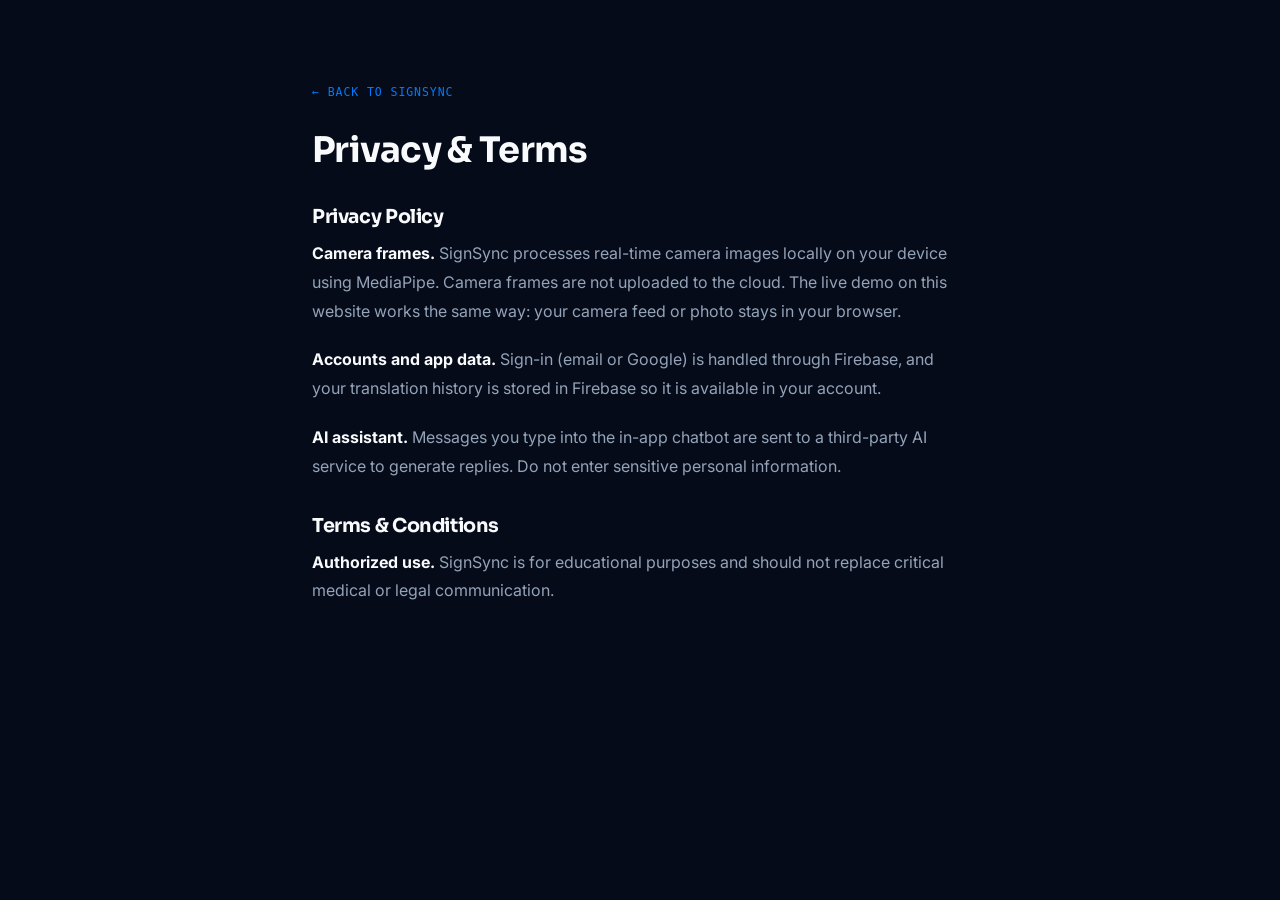
<file: privacy.html>
<!DOCTYPE html>
<html lang="en">
<head>
<meta charset="UTF-8">
<meta name="viewport" content="width=device-width, initial-scale=1.0">
<title>Privacy &amp; Terms - SignSync</title>
<link rel="icon" type="image/png" href="assets/logo.png">
<link href="https://fonts.googleapis.com/css2?family=Sora:wght@600;700&family=Inter:wght@400;500&display=swap" rel="stylesheet">
<link rel="stylesheet" href="styles.css">
</head>
<body>
<section style="padding:80px 0;">
  <div class="wrap" style="max-width:720px;">
    <a href="index.html" class="mono" style="color:var(--blue);text-decoration:none;">&larr; Back to SignSync</a>
    <h1 style="margin:28px 0 32px;font-size:2.2rem;">Privacy &amp; Terms</h1>
    <h2 style="font-size:1.2rem;margin-bottom:10px;">Privacy Policy</h2>
    <p style="color:var(--text-secondary);line-height:1.8;margin-bottom:20px;"><strong style="color:var(--text-primary)">Camera frames.</strong> SignSync processes real-time camera images locally on your device using MediaPipe. Camera frames are not uploaded to the cloud. The live demo on this website works the same way: your camera feed or photo stays in your browser.</p>
    <p style="color:var(--text-secondary);line-height:1.8;margin-bottom:20px;"><strong style="color:var(--text-primary)">Accounts and app data.</strong> Sign-in (email or Google) is handled through Firebase, and your translation history is stored in Firebase so it is available in your account.</p>
    <p style="color:var(--text-secondary);line-height:1.8;margin-bottom:32px;"><strong style="color:var(--text-primary)">AI assistant.</strong> Messages you type into the in-app chatbot are sent to a third-party AI service to generate replies. Do not enter sensitive personal information.</p>
    <h2 style="font-size:1.2rem;margin-bottom:10px;">Terms &amp; Conditions</h2>
    <p style="color:var(--text-secondary);line-height:1.8;"><strong style="color:var(--text-primary)">Authorized use.</strong> SignSync is for educational purposes and should not replace critical medical or legal communication.</p>
  </div>
</section>
</body>
</html>
</file>
<file: styles.css>
:root{
    --bg: #050B18;
    --bg-elevated: #0A1224;
    --bg-card: #0D1528;
    --line: #1E293B;
    --blue: #007AFF;
    --violet: #8B5CF6;
    --green: #10B981;
    --gold: #F59E0B;
    --text-primary: #F8FAFC;
    --text-secondary: #94A3B8;
    --text-tertiary: #64748B;
    --grad: linear-gradient(135deg, #007AFF 0%, #8B5CF6 100%);
  }

  *{margin:0;padding:0;box-sizing:border-box;}

  html{scroll-behavior:smooth;}

  body{
    background:var(--bg);
    color:var(--text-primary);
    font-family:'Inter',sans-serif;
    overflow-x:hidden;
  }

  h1,h2,h3,.display{
    font-family:'Sora',sans-serif;
    letter-spacing:-0.02em;
  }

  .mono{
    font-family:'JetBrains Mono',monospace;
    letter-spacing:0.08em;
    text-transform:uppercase;
    font-size:0.72rem;
  }

  .wrap{
    max-width:1120px;
    margin:0 auto;
    padding:0 32px;
  }

  section{
    position:relative;
    padding:120px 0;
  }

  /* ============ NAV ============ */
  nav{
    position:fixed;
    top:0; left:0; right:0;
    z-index:100;
    padding:22px 0;
    background:rgba(11,14,26,0.7);
    backdrop-filter:blur(16px);
    border-bottom:1px solid transparent;
    transition:border-color 0.3s;
  }
  nav.scrolled{border-bottom-color:var(--line);}
  .nav-inner{
    max-width:1120px;
    margin:0 auto;
    padding:0 32px;
    display:flex;
    align-items:center;
    justify-content:space-between;
  }
  .nav-brand{
    display:flex;
    align-items:center;
    gap:10px;
    font-weight:700;
    font-size:1.05rem;
  }
  .nav-brand .dot{
    width:8px;height:8px;border-radius:50%;
    background:var(--grad);
  }
  .logo-img{
    width:30px;height:30px;
    border-radius:8px;
    object-fit:cover;
  }
  .nav-links{
    display:flex;
    gap:36px;
    font-size:0.9rem;
    color:var(--text-secondary);
  }
  .nav-links a{color:inherit;text-decoration:none;transition:color 0.2s;}
  .nav-links a:hover{color:var(--text-primary);}
  

  /* ============ HERO ============ */
  .hero{
    min-height:100vh;
    display:flex;
    align-items:center;
    padding-top:100px;
    background:
      radial-gradient(ellipse 60% 50% at 80% 10%, rgba(155,92,255,0.16), transparent),
      radial-gradient(ellipse 50% 40% at 10% 30%, rgba(59,155,250,0.12), transparent);
  }
  .hero-grid{
    display:grid;
    grid-template-columns:1.1fr 0.9fr;
    gap:60px;
    align-items:center;
  }
  @media (max-width:900px){.hero-grid{grid-template-columns:1fr;}}

  .eyebrow{
    display:inline-flex;
    align-items:center;
    gap:8px;
    color:var(--blue);
    margin-bottom:24px;
  }
  .eyebrow::before{
    content:'';
    width:16px;height:1px;
    background:var(--blue);
  }

  .hero h1{
    font-size:clamp(2.6rem, 5.5vw, 4.4rem);
    font-weight:700;
    line-height:1.04;
    margin-bottom:24px;
  }
  .hero h1 .grad-text{
    background:var(--grad);
    -webkit-background-clip:text;
    background-clip:text;
    color:transparent;
  }

  .hero p.lead{
    font-size:1.1rem;
    color:var(--text-secondary);
    line-height:1.65;
    max-width:480px;
    margin-bottom:36px;
  }

  .btn-row{display:flex;gap:16px;flex-wrap:wrap;}
  .btn{
    display:inline-flex;
    align-items:center;
    gap:8px;
    padding:14px 26px;
    border-radius:10px;
    font-size:0.92rem;
    font-weight:600;
    text-decoration:none;
    transition:transform 0.2s, box-shadow 0.2s;
  }
  .btn-primary{
    background:var(--grad);
    color:#fff;
    box-shadow:0 8px 24px -8px rgba(155,92,255,0.5);
  }
  .btn-primary:hover{transform:translateY(-2px);box-shadow:0 12px 28px -8px rgba(155,92,255,0.6);}
  .btn-ghost{
    background:transparent;
    color:var(--text-primary);
    border:1px solid var(--line);
  }
  .btn-ghost:hover{border-color:var(--text-tertiary);}

  .stat-row{
    display:flex;
    gap:40px;
    margin-top:56px;
    flex-wrap:wrap;
  }
  .stat-num{
    font-family:'Sora',sans-serif;
    font-size:1.9rem;
    font-weight:700;
  }
  .stat-label{
    color:var(--text-tertiary);
    font-size:0.82rem;
    margin-top:2px;
  }

  /* ============ HAND SVG VISUAL ============ */
  .hand-visual{
    position:relative;
    display:flex;
    justify-content:center;
    align-items:center;
  }
  .hand-visual svg{width:100%;max-width:420px;height:auto;}
  .landmark-dot{
    fill:var(--blue);
    filter:drop-shadow(0 0 6px rgba(59,155,250,0.7));
  }
  .landmark-dot.violet{fill:var(--violet);filter:drop-shadow(0 0 6px rgba(155,92,255,0.7));}
  .landmark-line{
    stroke:rgba(255,255,255,0.25);
    stroke-width:1.4;
    fill:none;
  }
  .pulse{
    animation:pulse 2.4s ease-in-out infinite;
  }
  @keyframes pulse{
    0%,100%{r:3.2; opacity:0.9;}
    50%{r:4.6; opacity:0.4;}
  }
  .hand-outline{
    stroke:rgba(255,255,255,0.14);
    stroke-width:1.5;
    fill:none;
  }
  .scan-line{
    stroke:var(--violet);
    stroke-width:1;
    opacity:0.5;
    animation:scan 3s ease-in-out infinite;
  }
  .det-box path{
    stroke:rgba(255,255,255,0.3);
    stroke-width:2;
    fill:none;
    stroke-linecap:round;
  }
  .det-label{
    font-family:'JetBrains Mono',monospace;
    font-size:11px;
    letter-spacing:0.08em;
    fill:var(--text-tertiary);
  }
  @keyframes scan{
    0%{transform:translateY(-80px); opacity:0;}
    15%{opacity:0.6;}
    85%{opacity:0.6;}
    100%{transform:translateY(80px); opacity:0;}
  }

  /* ============ SECTION HEADERS ============ */
  .sec-head{
    max-width:640px;
    margin-bottom:64px;
  }
  .sec-head .eyebrow{margin-bottom:18px;}
  .sec-head h2{
    font-size:clamp(1.8rem,3.4vw,2.6rem);
    font-weight:700;
    line-height:1.15;
    margin-bottom:16px;
  }
  .sec-head p{
    color:var(--text-secondary);
    font-size:1.02rem;
    line-height:1.65;
  }

  /* ============ PROBLEM SECTION ============ */
  .problem-grid{
    display:grid;
    grid-template-columns:repeat(3,1fr);
    gap:1px;
    background:var(--line);
    border:1px solid var(--line);
    border-radius:16px;
    overflow:hidden;
  }
  @media (max-width:800px){.problem-grid{grid-template-columns:1fr;}}
  .problem-card{
    background:var(--bg-elevated);
    padding:36px 32px;
  }
  .problem-card .num{
    font-family:'JetBrains Mono',monospace;
    color:var(--text-tertiary);
    font-size:0.8rem;
    margin-bottom:20px;
    display:block;
  }
  .problem-card h3{
    font-size:1.15rem;
    font-weight:600;
    margin-bottom:10px;
  }
  .problem-card p{
    color:var(--text-secondary);
    font-size:0.92rem;
    line-height:1.6;
  }

  /* ============ PIPELINE (HOW IT WORKS) ============ */
  .pipeline{
    position:relative;
  }
  .pipeline-track{
    display:grid;
    grid-template-columns:repeat(4,1fr);
    gap:0;
    position:relative;
  }
  @media (max-width:900px){.pipeline-track{grid-template-columns:1fr;gap:32px;}}
  .pipeline-track::before{
    content:'';
    position:absolute;
    top:34px;
    left:6%;
    right:6%;
    height:1px;
    background:linear-gradient(90deg, transparent, var(--line) 10%, var(--line) 90%, transparent);
  }
  @media (max-width:900px){.pipeline-track::before{display:none;}}
  .pipe-step{
    position:relative;
    padding:0 20px;
    text-align:left;
  }
  .pipe-icon{
    width:68px;height:68px;
    border-radius:16px;
    background:var(--bg-card);
    border:1px solid var(--line);
    display:flex;
    align-items:center;
    justify-content:center;
    margin-bottom:24px;
    position:relative;
    z-index:2;
    font-family:'JetBrains Mono',monospace;
    font-size:0.72rem;
    color:var(--blue);
  }
  .pipe-step h3{
    font-size:1.05rem;
    font-weight:600;
    margin-bottom:8px;
  }
  .pipe-step p{
    color:var(--text-secondary);
    font-size:0.88rem;
    line-height:1.6;
  }
  .pipe-arrow{
    display:none;
    position:absolute;
    right:-14px;
    top:26px;
    color:var(--text-tertiary);
  }
  @media (min-width:901px){.pipe-arrow{display:block;}}

  /* ============ FEATURES ============ */
  .feature-grid{
    display:grid;
    grid-template-columns:repeat(3,1fr);
    gap:20px;
  }
  @media (max-width:900px){.feature-grid{grid-template-columns:1fr 1fr;}}
  @media (max-width:600px){.feature-grid{grid-template-columns:1fr;}}
  .feature-card{
    background:var(--bg-card);
    border:1px solid var(--line);
    border-radius:14px;
    padding:28px;
    transition:border-color 0.25s, transform 0.25s;
  }
  .feature-card:hover{
    border-color:rgba(155,92,255,0.4);
    transform:translateY(-3px);
  }
  .feature-card:hover .feature-icon{
    border-color:rgba(155,92,255,0.5);
  }
  .feature-icon{
    width:52px;height:52px;
    border-radius:12px;
    background:var(--bg-elevated);
    border:1px solid var(--line);
    margin-bottom:18px;
    display:flex;align-items:center;justify-content:center;
    padding:10px;
  }
  .feature-icon img{
    width:100%;height:100%;
    object-fit:contain;
  }
  .feature-card h3{
    font-size:1rem;
    font-weight:600;
    margin-bottom:8px;
  }
  .feature-card p{
    color:var(--text-secondary);
    font-size:0.88rem;
    line-height:1.6;
  }

  /* ============ CONTEXT / BUILT FOR ============ */
  .context-panel{
    background:var(--bg-elevated);
    border:1px solid var(--line);
    border-radius:20px;
    padding:56px;
    display:grid;
    grid-template-columns:1fr 1fr;
    gap:48px;
    align-items:center;
  }
  @media (max-width:800px){.context-panel{grid-template-columns:1fr;padding:36px 28px;}}
  .context-panel h2{
    font-size:1.7rem;
    margin-bottom:16px;
  }
  .context-panel p{
    color:var(--text-secondary);
    line-height:1.7;
    font-size:0.98rem;
  }
  .context-tag-row{
    display:flex;
    flex-wrap:wrap;
    gap:10px;
    margin-top:24px;
  }
  .tag{
    font-family:'JetBrains Mono',monospace;
    font-size:0.72rem;
    padding:7px 14px;
    border-radius:20px;
    border:1px solid var(--line);
    color:var(--text-secondary);
  }
  .context-visual{
    aspect-ratio:1/1;
    border-radius:16px;
    background:
      radial-gradient(circle at 30% 30%, rgba(0,122,255,0.25), transparent 60%),
      radial-gradient(circle at 70% 70%, rgba(139,92,246,0.25), transparent 60%);
    border:1px solid var(--line);
    display:flex;
    align-items:center;
    justify-content:center;
    overflow:hidden;
    position:relative;
  }
  .context-visual img{
    width:100%;height:100%;
    object-fit:cover;
    opacity:0.9;
    mix-blend-mode:luminosity;
  }
  .context-visual .caption-overlay{
    position:absolute;
    inset:0;
    display:flex;
    align-items:flex-end;
    padding:24px;
    background:linear-gradient(180deg, transparent 40%, rgba(5,11,24,0.9) 100%);
  }
  .context-visual .caption-overlay p{
    font-family:'Sora',sans-serif;
    font-weight:600;
    font-size:1.05rem;
    color:#fff;
    line-height:1.4;
  }

  /* ============ TEAM ============ */
  .team-panel{
    display:grid;
    grid-template-columns:1fr 1fr;
    gap:20px;
  }
  @media (max-width:800px){.team-panel{grid-template-columns:1fr;}}
  .team-card{
    background:var(--bg-card);
    border:1px solid var(--line);
    border-radius:16px;
    padding:32px;
  }
  .adviser-avatar{
    width:48px;height:48px;
    border-radius:50%;
    background:var(--grad);
    display:flex;
    align-items:center;
    justify-content:center;
    font-family:'Sora',sans-serif;
    font-weight:700;
    font-size:1rem;
    color:#fff;
    margin-bottom:18px;
  }
  .dev-avatar-row{
    display:flex;
    margin-bottom:18px;
  }
  .dev-avatar{
    width:40px;height:40px;
    border-radius:50%;
    background:var(--grad);
    border:2px solid var(--bg-card);
    display:flex;
    align-items:center;
    justify-content:center;
    font-family:'Sora',sans-serif;
    font-weight:700;
    font-size:0.78rem;
    color:#fff;
    margin-left:-10px;
  }
  .dev-avatar:first-child{margin-left:0;}
  .team-card .mono{color:var(--text-tertiary);margin-bottom:14px;display:block;}
  .team-card h3{font-size:1.15rem;margin-bottom:6px;font-weight:600;}
  .team-card .role{color:var(--blue);font-size:0.85rem;margin-bottom:16px;}
  .team-card p{color:var(--text-secondary);font-size:0.9rem;line-height:1.6;}
  .member-list{
    list-style:none;
    margin-top:16px;
    display:flex;
    flex-direction:column;
    gap:10px;
  }
  .member-list li{
    color:var(--text-secondary);
    font-size:0.92rem;
    padding:10px 0;
    border-top:1px solid var(--line);
  }
  .member-list li:first-child{border-top:none;}
  .placeholder-note{
    font-family:'JetBrains Mono',monospace;
    font-size:0.7rem;
    color:var(--text-tertiary);
    margin-top:16px;
  }

  /* ============ LIBRARY PREVIEW ============ */
  .library-strip{
    display:grid;
    grid-template-columns:repeat(5,1fr);
    gap:16px;
  }
  @media (max-width:800px){.library-strip{grid-template-columns:repeat(3,1fr);}}
  @media (max-width:500px){.library-strip{grid-template-columns:repeat(2,1fr);}}
  .lib-card{
    background:var(--bg-card);
    border:1px solid var(--line);
    border-radius:14px;
    padding:18px;
    text-align:center;
    transition:border-color 0.25s, transform 0.25s;
  }
  .lib-card:hover{border-color:rgba(139,92,246,0.4);transform:translateY(-3px);}
  .lib-card .lib-img-wrap{
    position:relative;
    width:100%;
    aspect-ratio:1/1;
    border-radius:8px;
    margin-bottom:10px;
    overflow:hidden;
    background:
      radial-gradient(circle at 30% 30%, rgba(0,122,255,0.35), transparent 60%),
      radial-gradient(circle at 70% 70%, rgba(139,92,246,0.35), transparent 60%),
      var(--bg-elevated);
  }
  .lib-card img{
    width:100%;
    height:100%;
    object-fit:cover;
    mix-blend-mode:luminosity;
    opacity:0.92;
  }
  .lib-card span{
    font-family:'JetBrains Mono',monospace;
    font-size:0.72rem;
    color:var(--text-secondary);
    text-transform:uppercase;
  }

  /* ============ LIVE DEMO ============ */
  .demo-panel{
    background:var(--bg-card);
    border:1px solid var(--line);
    border-radius:20px;
    padding:40px;
    display:grid;
    grid-template-columns:1fr 1fr;
    gap:40px;
  }
  @media (max-width:860px){.demo-panel{grid-template-columns:1fr;padding:28px 22px;}}

  .demo-stage{
    position:relative;
    aspect-ratio:4/3;
    background:var(--bg-elevated);
    border:1px solid var(--line);
    border-radius:14px;
    overflow:hidden;
    display:flex;
    align-items:center;
    justify-content:center;
  }
  .demo-stage video, .demo-stage canvas, .demo-stage img{
    position:absolute;
    inset:0;
    width:100%;
    height:100%;
    object-fit:cover;
  }
  .demo-stage #demoOverlay{object-fit:contain;}
  .demo-placeholder{
    color:var(--text-tertiary);
    font-size:0.85rem;
    text-align:center;
    padding:0 20px;
    z-index:2;
  }

  .demo-controls{
    display:flex;
    gap:12px;
    margin-top:18px;
    flex-wrap:wrap;
  }
  .demo-btn{
    display:inline-flex;
    align-items:center;
    gap:8px;
    padding:11px 20px;
    border-radius:9px;
    font-size:0.85rem;
    font-weight:600;
    cursor:pointer;
    border:1px solid var(--line);
    background:var(--bg-elevated);
    color:var(--text-primary);
    transition:border-color 0.2s;
    font-family:'Inter',sans-serif;
  }
  .demo-btn:hover{border-color:var(--blue);}
  .demo-btn.primary{
    background:var(--grad);
    border:none;
    color:#fff;
  }
  .demo-btn:disabled{opacity:0.5;cursor:not-allowed;}

  .demo-status{
    display:flex;
    align-items:center;
    gap:8px;
    margin-top:16px;
    font-family:'JetBrains Mono',monospace;
    font-size:0.75rem;
    color:var(--text-tertiary);
  }
  .status-dot{
    width:7px;height:7px;border-radius:50%;
    background:var(--text-tertiary);
  }
  .status-dot.live{background:var(--green);box-shadow:0 0 8px var(--green);}
  .status-dot.loading{background:var(--gold);}

  .result-card{
    background:var(--bg-elevated);
    border:1px solid var(--line);
    border-radius:14px;
    padding:28px;
    margin-top:20px;
  }
  .result-label{
    font-family:'JetBrains Mono',monospace;
    font-size:0.7rem;
    color:var(--text-tertiary);
    text-transform:uppercase;
    margin-bottom:10px;
    display:block;
  }
  .result-sign{
    font-family:'Sora',sans-serif;
    font-size:1.8rem;
    font-weight:700;
    margin-bottom:6px;
  }
  .result-meta{
    display:flex;
    gap:16px;
    color:var(--text-secondary);
    font-size:0.85rem;
  }
  .confidence-bar{
    height:6px;
    background:var(--bg-card);
    border-radius:4px;
    margin-top:14px;
    overflow:hidden;
  }
  .confidence-fill{
    height:100%;
    background:var(--grad);
    width:0%;
    transition:width 0.3s ease;
  }
  #fileInput{display:none;}

  /* ============ FOOTER ============ */
  footer{
    padding:64px 0 40px;
    border-top:1px solid var(--line);
  }
  .footer-inner{
    display:flex;
    justify-content:space-between;
    align-items:center;
    flex-wrap:wrap;
    gap:20px;
  }
  .footer-brand{
    display:flex;
    align-items:center;
    gap:10px;
    font-weight:700;
  }
  .footer-brand .dot{
    width:8px;height:8px;border-radius:50%;
    background:var(--grad);
  }
  footer .meta{
    color:var(--text-tertiary);
    font-size:0.82rem;
    text-align:right;
    line-height:1.6;
  }

  .reveal{
    opacity:0;
    transform:translateY(24px);
    transition:opacity 0.7s ease, transform 0.7s ease;
  }
  .reveal.visible{
    opacity:1;
    transform:translateY(0);
  }

  @media (prefers-reduced-motion: reduce){
    *{animation:none !important; transition:none !important;}
  }


  /* ============ NAV: mobile menu + CTA ============ */
  .nav-cta{
    color:var(--text-primary) !important;
    background:var(--grad);
    padding:7px 16px;
    border-radius:999px;
    font-weight:600;
  }
  .nav-toggle{
    display:none;
    background:none;border:0;cursor:pointer;
    width:40px;height:40px;
    flex-direction:column;justify-content:center;align-items:center;gap:5px;
  }
  .nav-toggle span{display:block;width:22px;height:2px;background:var(--text-primary);border-radius:2px;transition:transform .25s, opacity .25s;}
  .nav-toggle[aria-expanded="true"] span:nth-child(1){transform:translateY(7px) rotate(45deg);}
  .nav-toggle[aria-expanded="true"] span:nth-child(2){opacity:0;}
  .nav-toggle[aria-expanded="true"] span:nth-child(3){transform:translateY(-7px) rotate(-45deg);}
  @media (max-width:720px){
    .nav-toggle{display:flex;}
    .nav-links{
      display:none;
      position:absolute;top:100%;left:0;right:0;
      flex-direction:column;gap:0;
      background:rgba(5,11,24,0.97);
      border-bottom:1px solid var(--line);
      padding:8px 32px 20px;
    }
    .nav-links.open{display:flex;}
    .nav-links a{padding:14px 0;border-bottom:1px solid var(--line);}
    .nav-links .nav-cta{margin-top:14px;text-align:center;border-bottom:0;padding:12px 16px;}
  }

  /* ============ DOWNLOAD ============ */
  .download-panel{
    background:var(--bg-card);
    border:1px solid var(--line);
    border-radius:18px;
    padding:36px;
    max-width:760px;
    margin:0 auto;
  }
  .download-main{
    display:flex;align-items:center;gap:20px;flex-wrap:wrap;
    padding-bottom:28px;border-bottom:1px solid var(--line);
  }
  .download-main > div{flex:1;min-width:180px;}
  .download-logo{width:64px;height:64px;border-radius:16px;object-fit:cover;}
  .download-main h3{font-size:1.2rem;margin-bottom:6px;}
  .dl-meta{color:var(--text-tertiary);}
  .install-steps{
    margin:28px 0 20px 20px;
    color:var(--text-secondary);
    font-size:0.92rem;line-height:1.9;
  }
  .install-steps strong{color:var(--text-primary);font-weight:600;}
  .download-note{color:var(--text-tertiary);font-size:0.8rem;}
  footer .meta a{color:var(--text-secondary);}
  @media (max-width:600px){.download-panel{padding:24px 20px;}}
</file>
